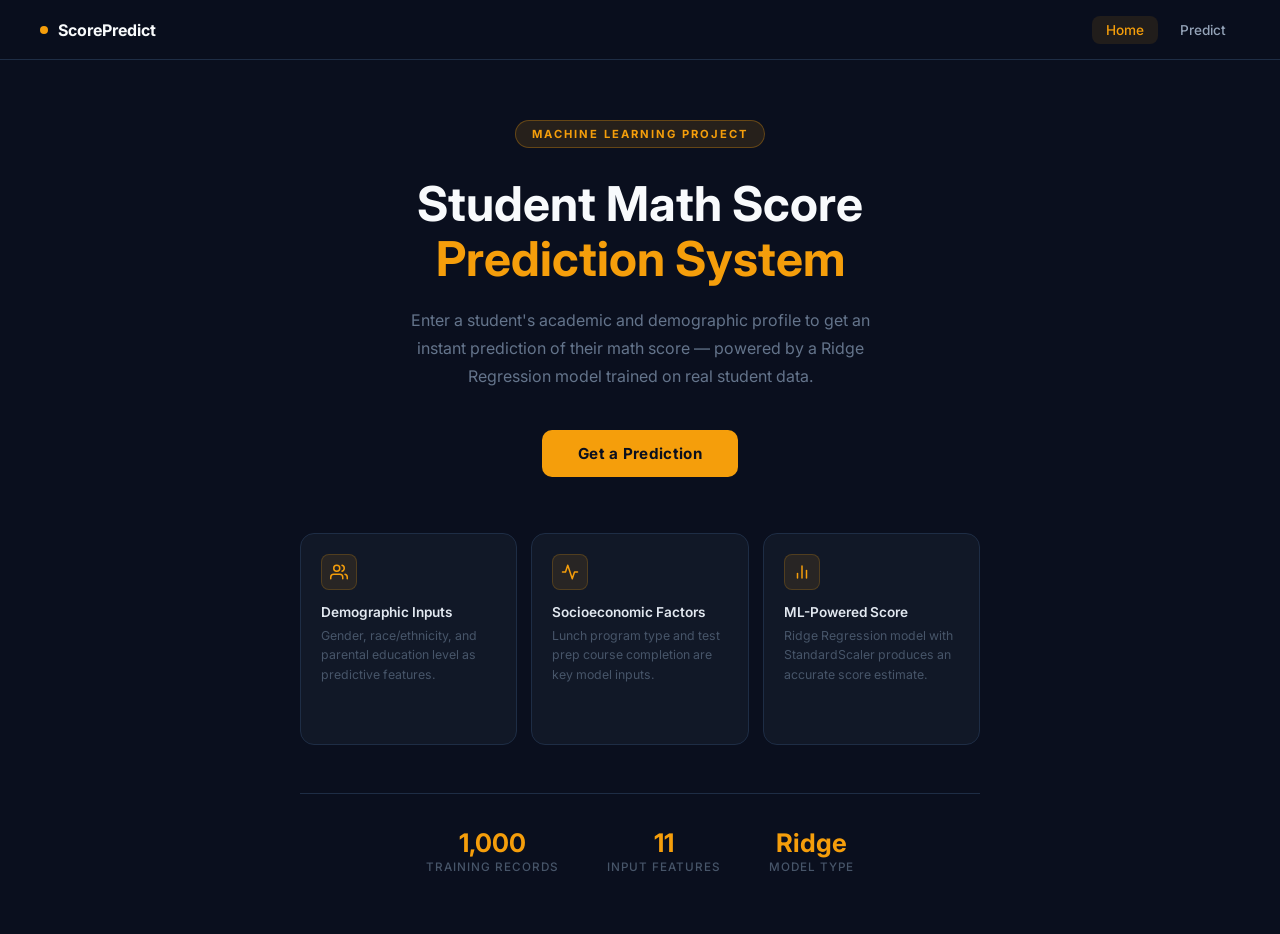
<file: ML_Projects/Student_Performance_Project/templates/index.html>
<!DOCTYPE html>
<html lang="en">
<head>
    <meta charset="UTF-8">
    <meta name="viewport" content="width=device-width, initial-scale=1.0">
    <title>Student Score Predictor</title>
    <link href="https://fonts.googleapis.com/css2?family=Inter:wght@300;400;500;600;700&display=swap" rel="stylesheet">
    <style>
        *, *::before, *::after {
            margin: 0;
            padding: 0;
            box-sizing: border-box;
        }

        body {
            font-family: 'Inter', sans-serif;
            background: #0a0f1e;
            min-height: 100vh;
            color: #e2e8f0;
        }

        /* Navbar */
        .navbar {
            background: rgba(10, 15, 30, 0.95);
            border-bottom: 1px solid #1e2d45;
            padding: 0 40px;
            height: 60px;
            display: flex;
            align-items: center;
            justify-content: space-between;
            position: sticky;
            top: 0;
            z-index: 100;
            backdrop-filter: blur(10px);
        }

        .navbar-brand {
            font-size: 1rem;
            font-weight: 700;
            color: #f8fafc;
            text-decoration: none;
            display: flex;
            align-items: center;
            gap: 10px;
        }

        .navbar-brand .brand-dot {
            width: 8px;
            height: 8px;
            border-radius: 50%;
            background: #f59e0b;
            display: inline-block;
        }

        .navbar-links {
            display: flex;
            align-items: center;
            gap: 8px;
        }

        .nav-link {
            font-size: 0.85rem;
            font-weight: 500;
            color: #94a3b8;
            text-decoration: none;
            padding: 6px 14px;
            border-radius: 8px;
            transition: color 0.2s, background 0.2s;
        }

        .nav-link:hover {
            color: #f8fafc;
            background: #1e2d45;
        }

        .nav-link.active {
            color: #f59e0b;
            background: rgba(245, 158, 11, 0.1);
        }

        /* Hero */
        .hero-wrapper {
            min-height: calc(100vh - 60px);
            display: flex;
            flex-direction: column;
            align-items: center;
            justify-content: center;
            padding: 60px 20px;
        }

        .hero {
            max-width: 680px;
            width: 100%;
            text-align: center;
        }

        .hero-badge {
            display: inline-block;
            background: rgba(245, 158, 11, 0.12);
            border: 1px solid rgba(245, 158, 11, 0.3);
            color: #f59e0b;
            font-size: 0.7rem;
            font-weight: 700;
            letter-spacing: 2px;
            text-transform: uppercase;
            padding: 6px 16px;
            border-radius: 50px;
            margin-bottom: 28px;
        }

        .hero h1 {
            font-size: 3rem;
            font-weight: 700;
            color: #f8fafc;
            line-height: 1.15;
            margin-bottom: 20px;
        }

        .hero h1 span {
            display: block;
            color: #f59e0b;
        }

        .hero p {
            font-size: 1rem;
            color: #64748b;
            line-height: 1.75;
            margin-bottom: 40px;
            max-width: 500px;
            margin-left: auto;
            margin-right: auto;
        }

        .cta-btn {
            display: inline-block;
            padding: 14px 36px;
            background: #f59e0b;
            color: #0a0f1e;
            font-size: 0.95rem;
            font-weight: 700;
            font-family: 'Inter', sans-serif;
            border-radius: 10px;
            text-decoration: none;
            letter-spacing: 0.3px;
            transition: background 0.2s, transform 0.2s, box-shadow 0.2s;
        }

        .cta-btn:hover {
            background: #d97706;
            transform: translateY(-2px);
            box-shadow: 0 10px 28px rgba(245, 158, 11, 0.25);
        }

        .cta-btn:active {
            transform: translateY(0);
        }

        /* Feature cards */
        .features {
            display: grid;
            grid-template-columns: repeat(3, 1fr);
            gap: 14px;
            margin-top: 56px;
            text-align: left;
        }

        .feature-card {
            background: #111827;
            border: 1px solid #1e2d45;
            border-radius: 14px;
            padding: 20px;
            transition: border-color 0.2s;
        }

        .feature-card:hover {
            border-color: rgba(245, 158, 11, 0.3);
        }

        .feature-icon {
            width: 36px;
            height: 36px;
            border-radius: 8px;
            background: rgba(245, 158, 11, 0.1);
            border: 1px solid rgba(245, 158, 11, 0.2);
            margin-bottom: 14px;
            display: flex;
            align-items: center;
            justify-content: center;
        }

        .feature-icon svg {
            width: 18px;
            height: 18px;
            stroke: #f59e0b;
            fill: none;
            stroke-width: 2;
            stroke-linecap: round;
            stroke-linejoin: round;
        }

        .feature-card h3 {
            font-size: 0.85rem;
            font-weight: 600;
            color: #e2e8f0;
            margin-bottom: 6px;
        }

        .feature-card p {
            font-size: 0.77rem;
            color: #475569;
            line-height: 1.55;
        }

        /* Stats */
        .stats-row {
            display: flex;
            justify-content: center;
            gap: 48px;
            margin-top: 48px;
            padding-top: 36px;
            border-top: 1px solid #1e2d45;
            flex-wrap: wrap;
        }

        .stat-value {
            font-size: 1.6rem;
            font-weight: 700;
            color: #f59e0b;
            line-height: 1;
            margin-bottom: 5px;
        }

        .stat-label {
            font-size: 0.73rem;
            color: #475569;
            text-transform: uppercase;
            letter-spacing: 1px;
            font-weight: 500;
        }

        @media (max-width: 580px) {
            .navbar { padding: 0 20px; }
            .hero h1 { font-size: 2rem; }
            .features { grid-template-columns: 1fr; }
            .stats-row { gap: 28px; }
        }
    </style>
</head>
<body>

<!-- Navbar -->
<nav class="navbar">
    <a href="/" class="navbar-brand">
        <span class="brand-dot"></span>
        ScorePredict
    </a>
    <div class="navbar-links">
        <a href="/" class="nav-link active">Home</a>
        <a href="/predictdata" class="nav-link">Predict</a>
    </div>
</nav>

<div class="hero-wrapper">
    <div class="hero">
        <div class="hero-badge">Machine Learning Project</div>

        <h1>
            Student Math Score
            <span>Prediction System</span>
        </h1>

        <p>
            Enter a student's academic and demographic profile to get an instant prediction
            of their math score — powered by a Ridge Regression model trained on real student data.
        </p>

        <a href="/predictdata" class="cta-btn">Get a Prediction</a>

        <div class="features">
            <div class="feature-card">
                <div class="feature-icon">
                    <svg viewBox="0 0 24 24"><path d="M17 21v-2a4 4 0 0 0-4-4H5a4 4 0 0 0-4 4v2"></path><circle cx="9" cy="7" r="4"></circle><path d="M23 21v-2a4 4 0 0 0-3-3.87"></path><path d="M16 3.13a4 4 0 0 1 0 7.75"></path></svg>
                </div>
                <h3>Demographic Inputs</h3>
                <p>Gender, race/ethnicity, and parental education level as predictive features.</p>
            </div>

            <div class="feature-card">
                <div class="feature-icon">
                    <svg viewBox="0 0 24 24"><polyline points="22 12 18 12 15 21 9 3 6 12 2 12"></polyline></svg>
                </div>
                <h3>Socioeconomic Factors</h3>
                <p>Lunch program type and test prep course completion are key model inputs.</p>
            </div>

            <div class="feature-card">
                <div class="feature-icon">
                    <svg viewBox="0 0 24 24"><line x1="18" y1="20" x2="18" y2="10"></line><line x1="12" y1="20" x2="12" y2="4"></line><line x1="6" y1="20" x2="6" y2="14"></line></svg>
                </div>
                <h3>ML-Powered Score</h3>
                <p>Ridge Regression model with StandardScaler produces an accurate score estimate.</p>
            </div>
        </div>

        <div class="stats-row">
            <div class="stat">
                <div class="stat-value">1,000</div>
                <div class="stat-label">Training Records</div>
            </div>
            <div class="stat">
                <div class="stat-value">11</div>
                <div class="stat-label">Input Features</div>
            </div>
            <div class="stat">
                <div class="stat-value">Ridge</div>
                <div class="stat-label">Model Type</div>
            </div>
        </div>
    </div>
</div>

</body>
</html>
</file>
